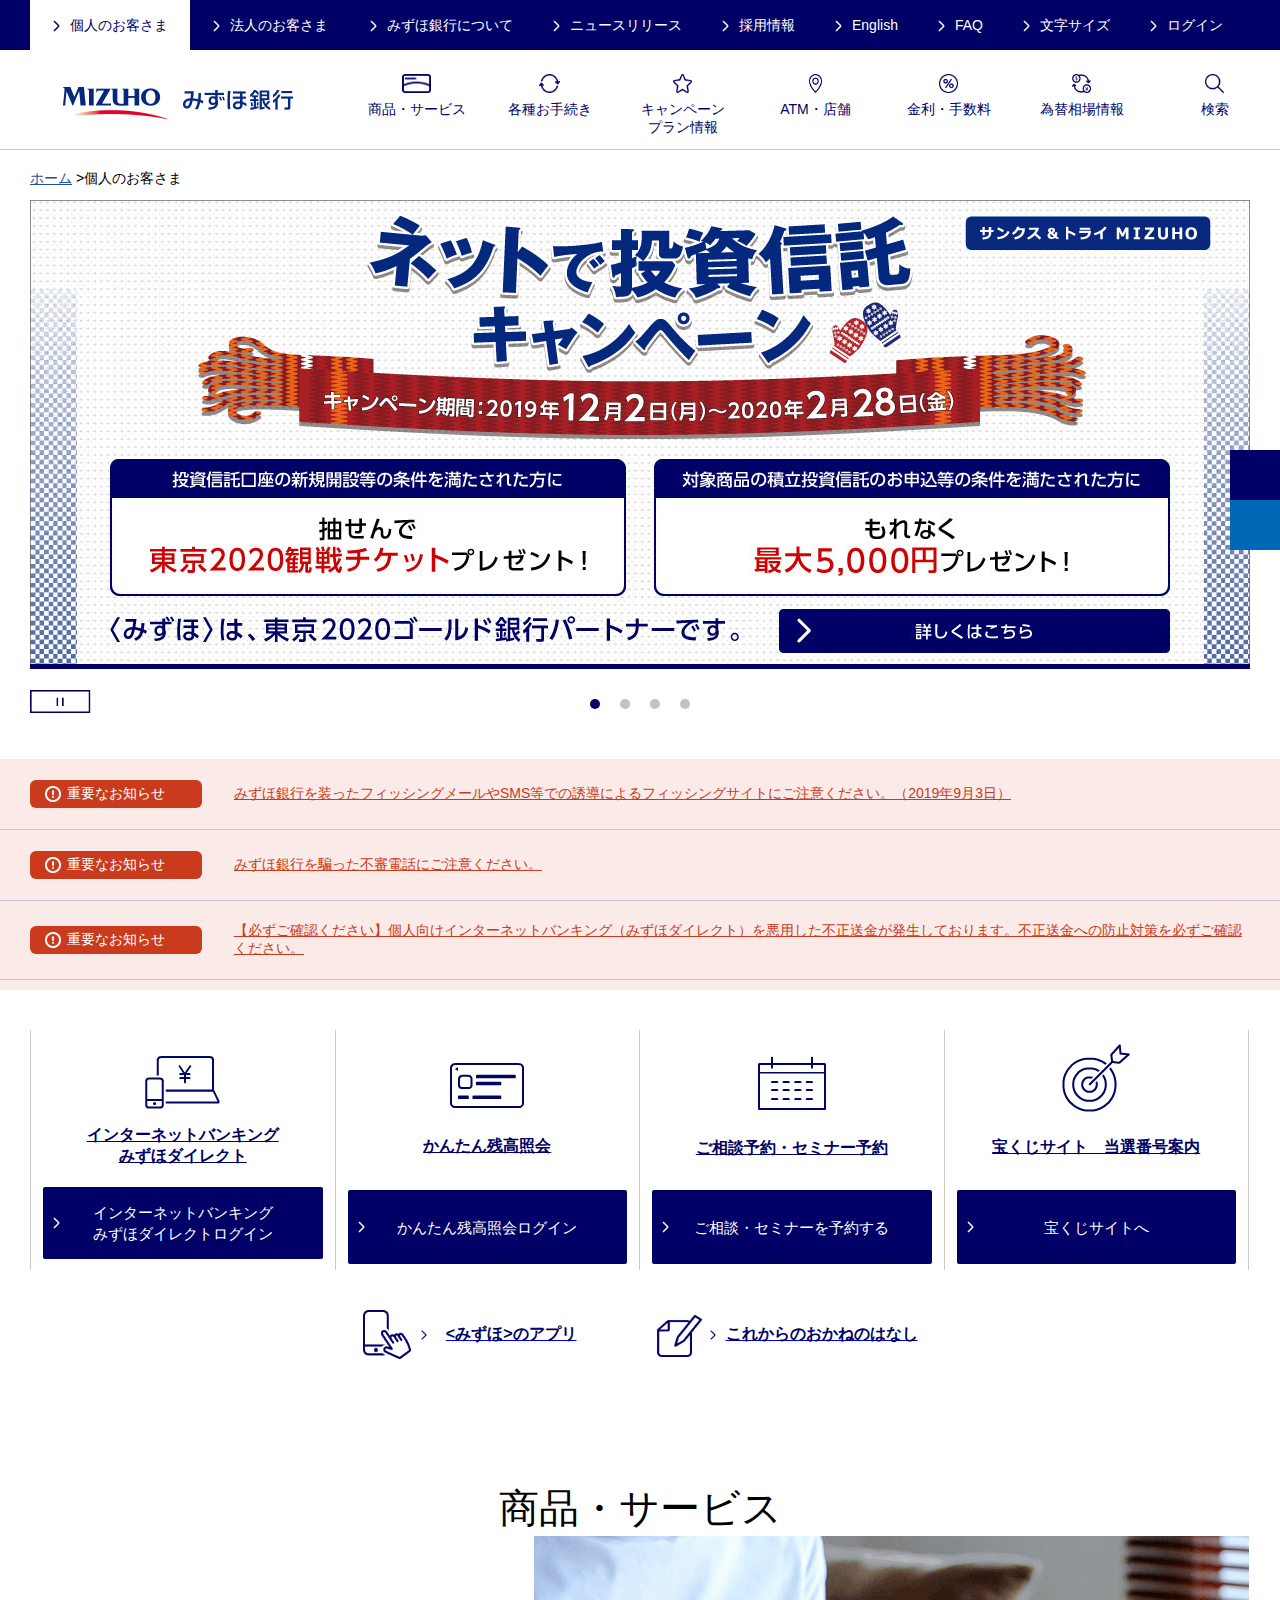
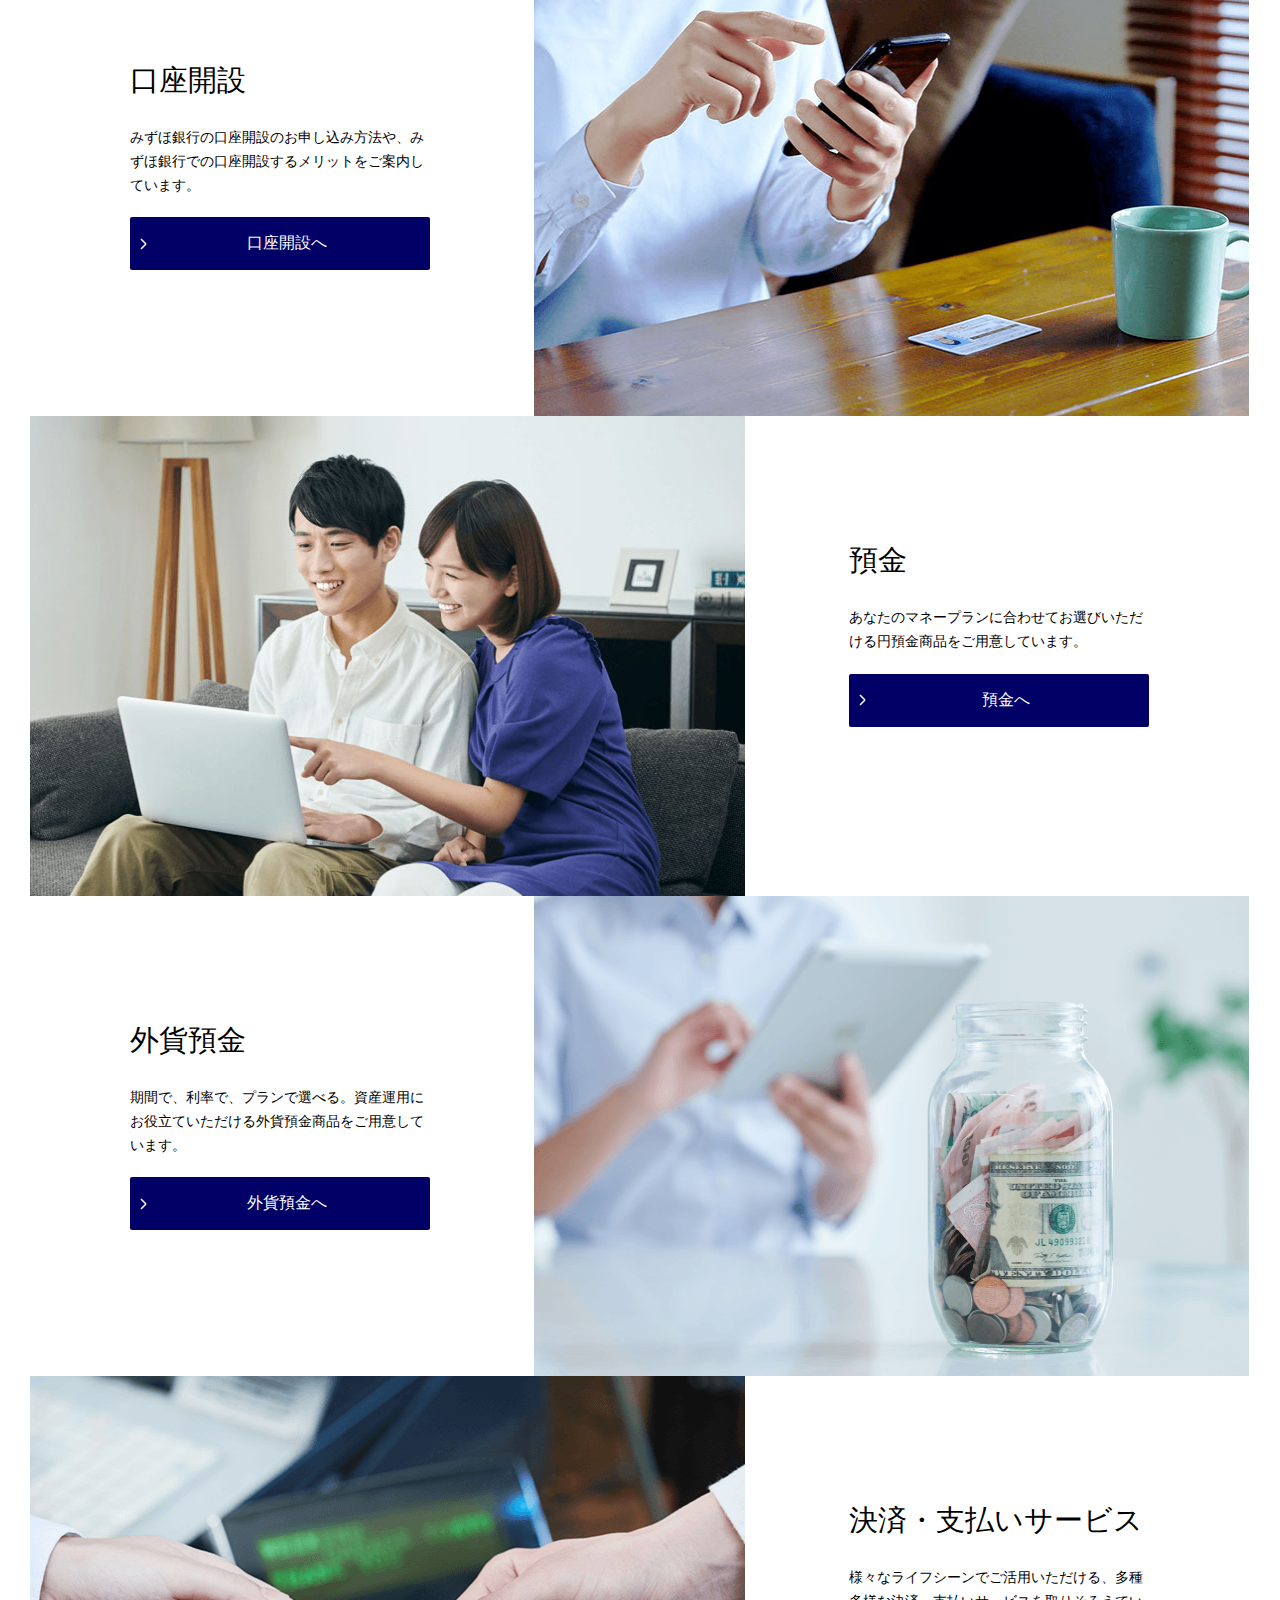
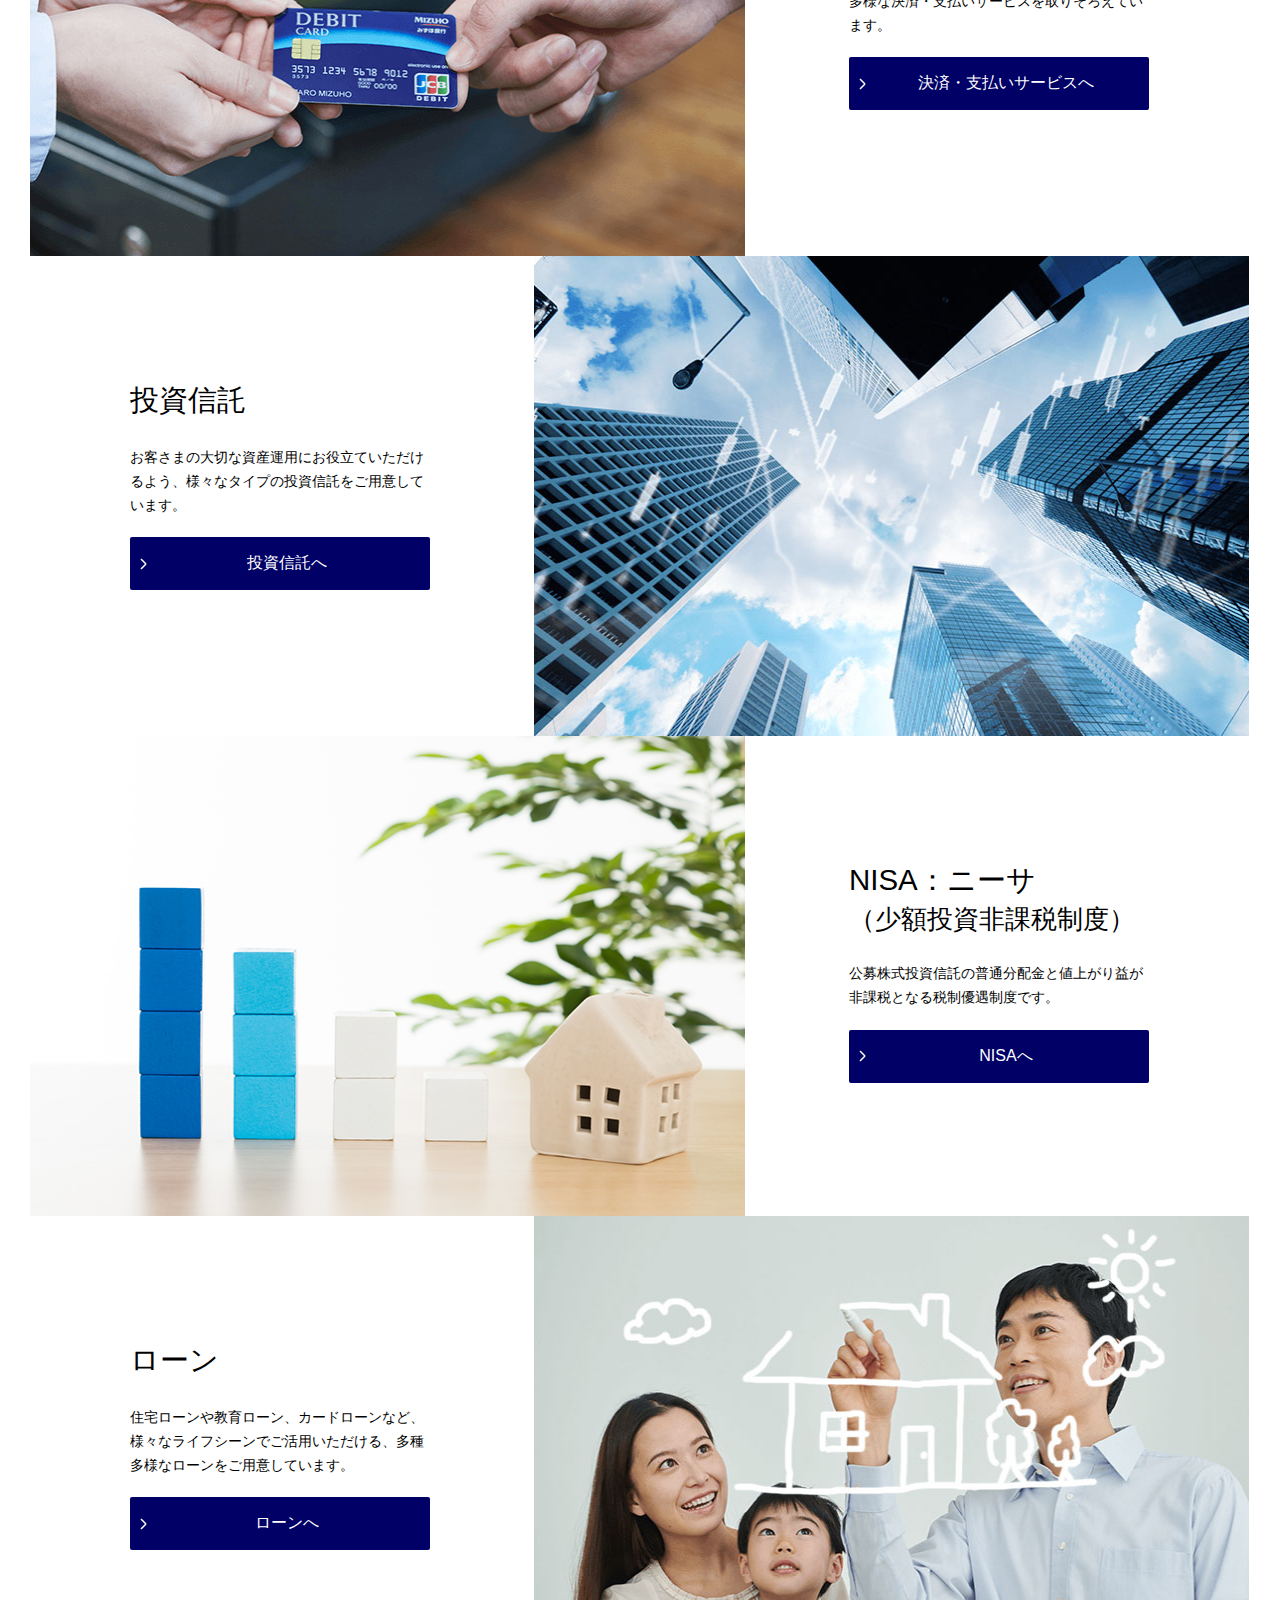
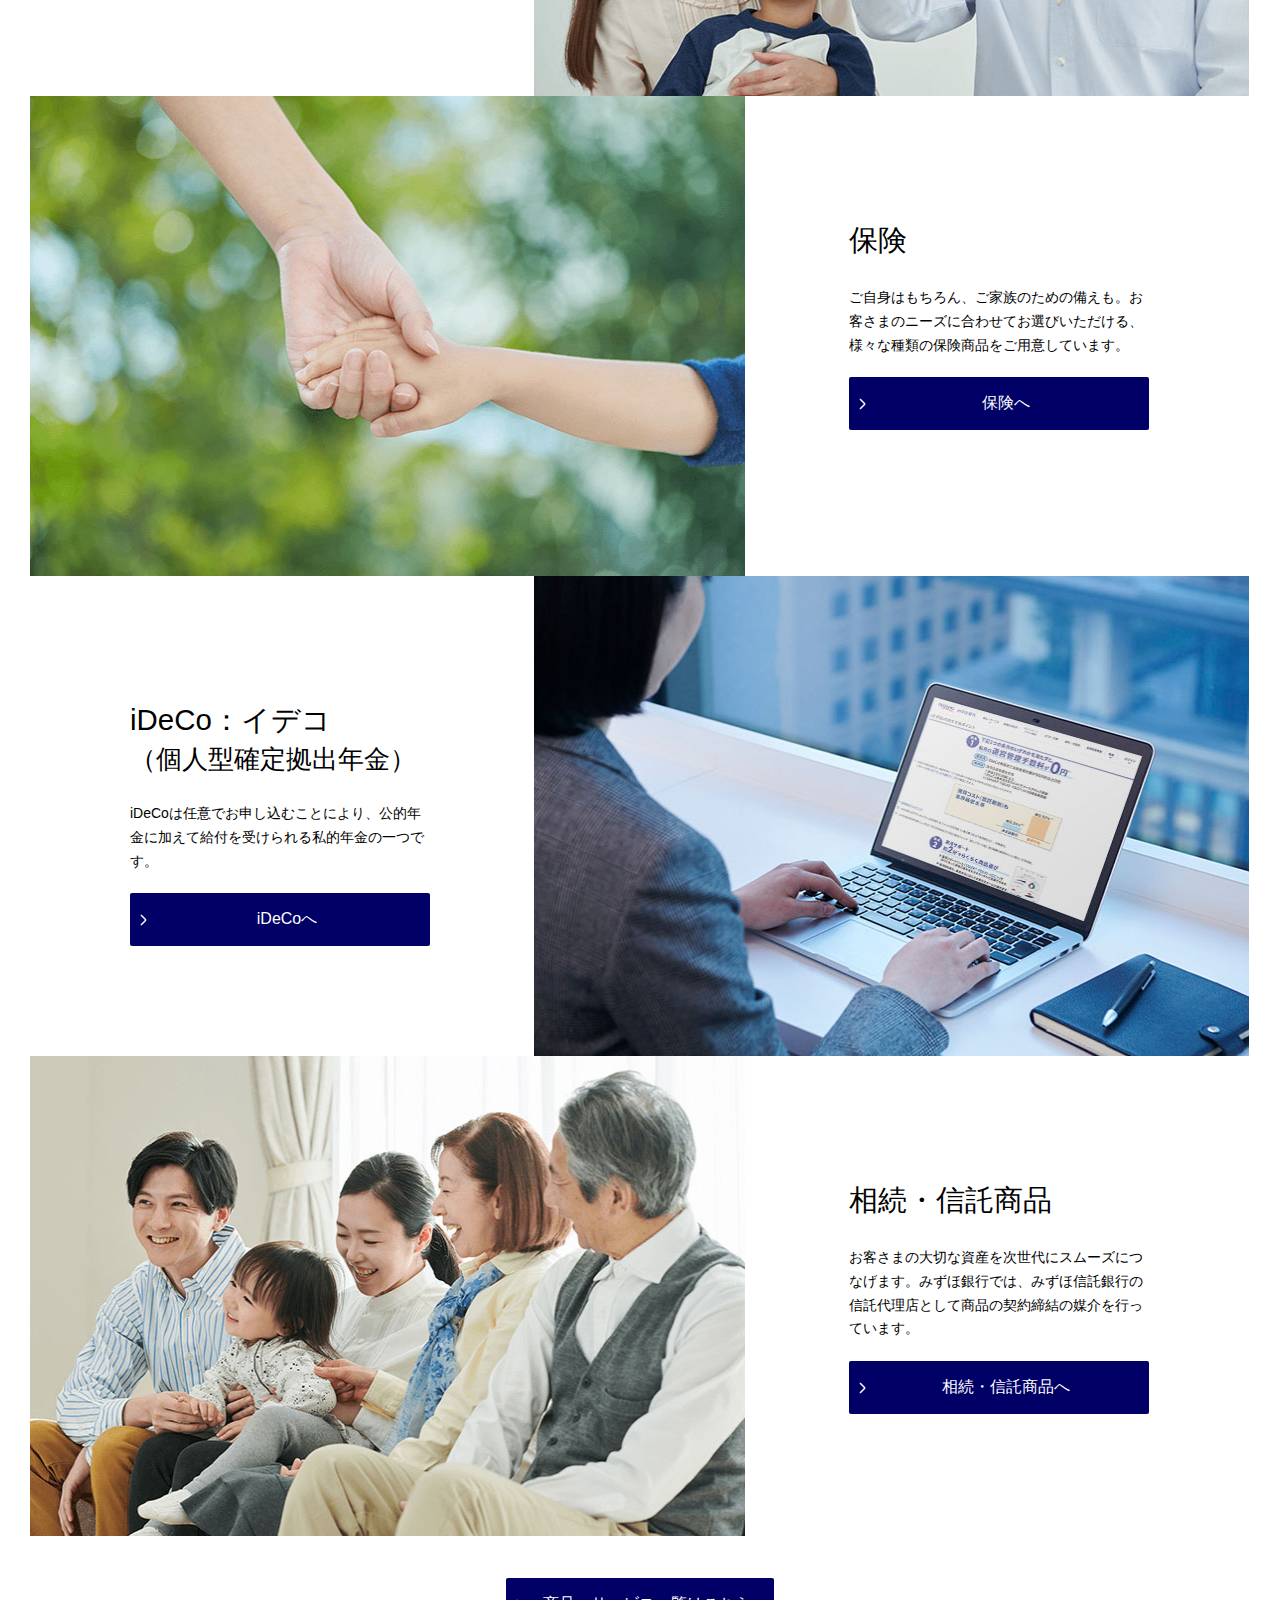
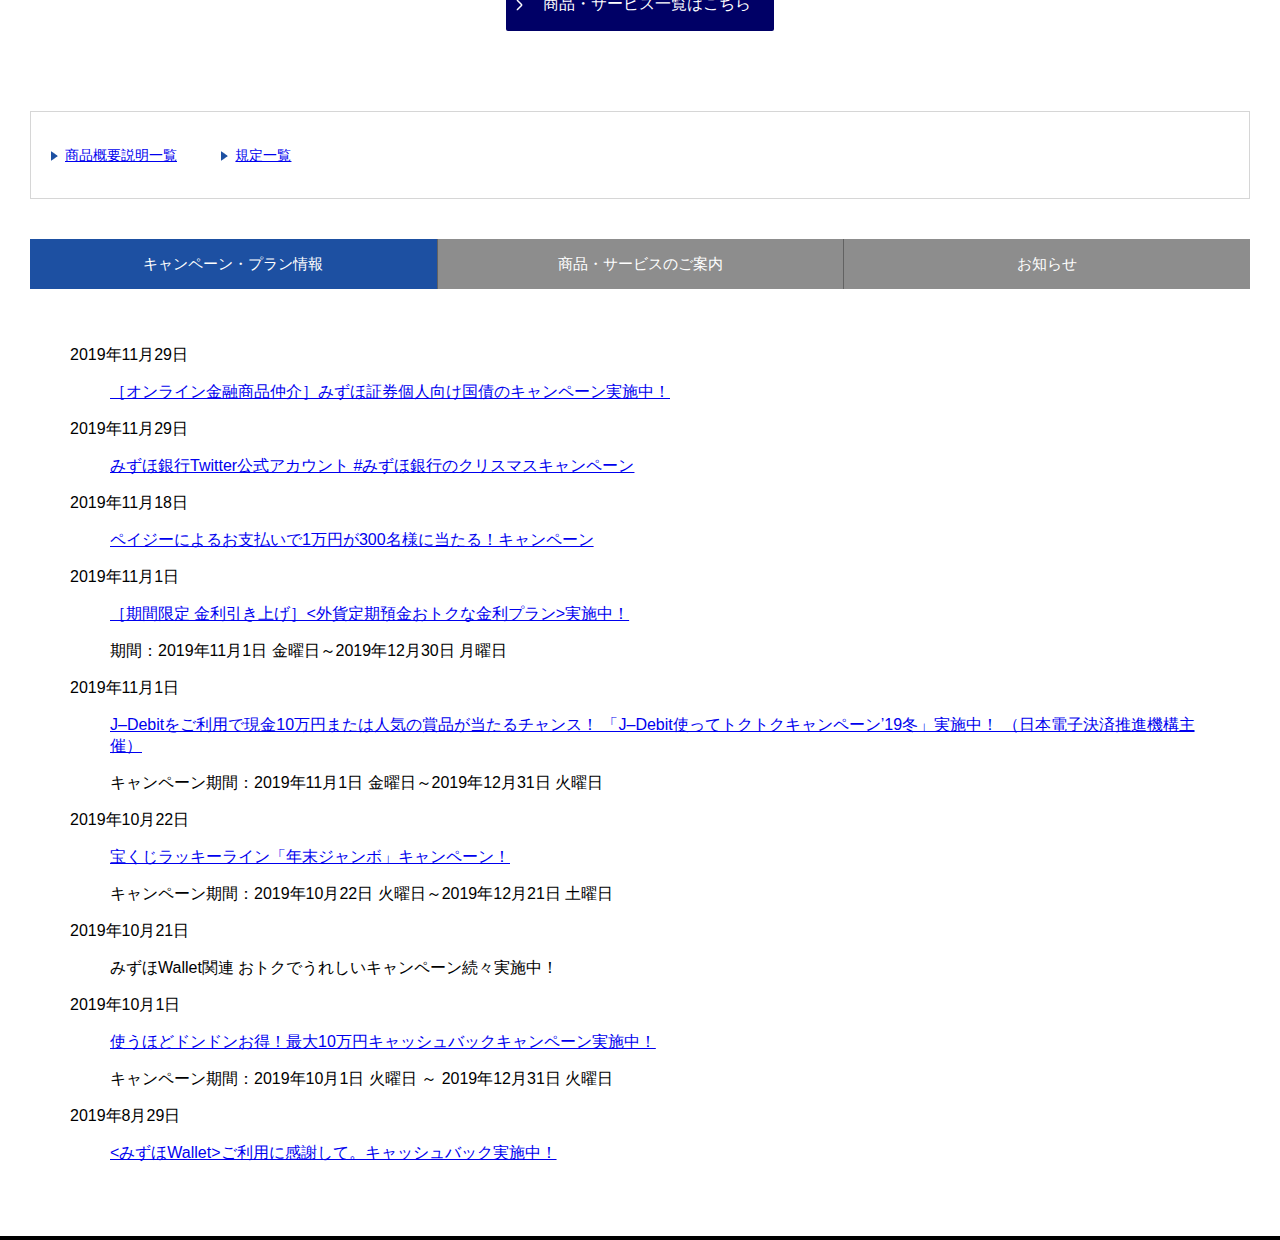
<file: common.html>
<!DOCTYPE html>
<html>

<head>
  <meta charset="utf-8">
  <title>個人のお客さま | みずほ銀行</title>
  <link href="css/style.css" rel="stylesheet" type="text/css">
</head>

<body>

  <!--headderはじまり-->
  <header>
    <div class="floating-menu-wrapper">
      <ul class="floating-menu">
        <li class="floating-menu-item floating-menu-chat">
          <a href="#">
            <span>チャットで質問</span>
          </a>
        </li>
        <li class="floating-menu-item floating-menu-help">
          <a href="#">
            <span>ヘルプ・お問い合わせ</span>
          </a>
        </li>
      </ul>
    </div>
    <div id="top-menu">
      <nav>
        <ul class="PC-customers">
          <li class="PC-customers-personal is-current"><a href="#">個人のお客さま</a></li>
          <li class="PC-customers-corporation"><a href="#">法人のお客さま</a></li>
        </ul>
        <ul class="PC-until">
          <li><a href="#">みずほ銀行について</a></li>
          <li><a href="#">ニュースリリース</a></li>
          <li><a href="#">採用情報</a></li>
          <li><a href="#">English</a></li>
          <li><a href="#">FAQ</a></li>
          <li><a href="#">文字サイズ</a></li>
          <li><a href="#">ログイン</a></li>
        </ul>
      </nav>

    </div>
    <div id="menu">
      <div class="header-logo">
        <a href="#">
          <img src="images\img_site-logo_01.png" alt="みずほ銀行">
        </a>
      </div>
      <ul class="headerPC-menu">
        <li>
          <img src="images\icon_card_05.png" alt="">
          商品・サービス
        </li>
        <li>
          <img src="images\icon_loop_03.png" alt="">
          各種お手続き
        </li>
        <li>
          <img src="images\icon_star_03.png" alt="">
          キャンペーン<br>プラン情報
        </li>
        <li>
          <img src="images\icon_pin_03.png" alt="">
          ATM・店舗
        </li>
        <li>
          <img src="images\icon_rate_03.png" alt="">
          金利・手数料
        </li>
        <li>
          <img src="images\icon_exchange_03.png" alt="">
          為替相場情報
        </li>
        <li>
          <img src="images\icon_loupe_03.png" alt="">
          検索
        </li>
      </ul>
    </div>
  </header>
  <div class="wraper">
    <div id="breadcrumb-top">
      <ul>
        <li>
          <a href="common.html">ホーム</a>
          <span>></span>
        </li>
        <li>個人のお客さま</li>
      </ul>
    </div>
    <div class="box-carousel">
      <div class="slides">
        <div class="slide">
          <img src="/images/img_mainvisual_01_pc.jpg" alt="">
        </div>
        <div class="slide">
          <img src="/images/img_mainvisual_02_pc.jpg" alt="">
        </div>
        <div class="slide">
          <img src="/images/img_mainvisual_03_pc (1).jpg" alt="">
        </div>
        <div class="slide">
          <img src="/images/img_mainvisual_05_pc.jpg" alt="">
        </div>
      </div>
    </div>
    <div id="line">
      <span class="expand"></span>
    </div>
    <div class="carousel-indicator">
      <ul class="carousel-indicator-items">
        <li onclick="setCurrent(1)" class="carousel-indicator-item is-current"></li>
        <li onclick="setCurrent(2)" class="carousel-indicator-item"></li>
        <li onclick="setCurrent(3)" class="carousel-indicator-item"></li>
        <li onclick="setCurrent(4)" class="carousel-indicator-item"></li>
      </ul>
    </div>
    <div class="carousel-controller">
      <button class="carousel-controller-button is-play" style="width: 61px;">
        <img class="carousel-controller-stop" src="/images/icon_slide-stop_01.png" alt="停止">
        <img class="carousel-controller-play" src="/images/icon_slide-play_01.png" alt="再生">
      </button>
    </div>
    <nav class="info">
      <ul class="important">
        <li class="important-01">
          <p class="important-text">
            重要なお知らせ
          </p>
          <p class="textInner-01 summary">
            みずほ銀行を装ったフィッシングメールやSMS等での誘導によるフィッシングサイトにご注意ください。（2019年9月3日）
          </p>
        </li>
        <li class="important-02">
          <p class="important-text">
            重要なお知らせ
          </p>
          <p class="textInner-02 summary">
            みずほ銀行を騙った不審電話にご注意ください。
          </p>
        </li>
        <li class="important-03">
          <p class="important-text">
            重要なお知らせ
          </p>
          <p class="textInner-03 summary">
            【必ずご確認ください】個人向けインターネットバンキング（みずほダイレクト）を悪用した不正送金が発生しております。不正送金への防止対策を必ずご確認ください。
          </p>
        </li>
      </ul>
    </nav>
    <div>
      <div class="flex nav-services">
        <a href="#">
          <div class="lyt-retail-top-01">
            <img class="lyt-retail-top-01-img01" src="images\icon_direct_01_pc.gif" alt="">
            <p class="lyt-retail-top-01-text">インターネットバンキング<br>みずほダイレクト</p>
            <div class="btn-lyt-retail-top">
              <p class="btn-lyt-retail-top-text padding-bank btn-margin01">インターネットバンキング<br>みずほダイレクトログイン</p>
            </div>
          </div>
        </a>
        <a href="#">
          <div class="lyt-retail-top-01">
            <img class="lyt-retail-top-01-img02" src="images\icon_balance_statement_01_pc.gif" alt="">
            <p class="lyt-retail-top-01-text text-margin02">かんたん残高照会</p>
            <div class="btn-lyt-retail-top">
              <p class="btn-lyt-retail-top-text padding-other btn-margin02">かんたん残高照会ログイン</p>
            </div>
          </div>
        </a>
        <a href="#">
          <div class="lyt-retail-top-01">
            <img class="lyt-retail-top-01-img03" src="images\icon_online_booking_01_pc.gif" alt="">
            <p class="lyt-retail-top-01-text text-margin02">ご相談予約・セミナー予約</p>
            <div class="btn-lyt-retail-top">
              <p class="btn-lyt-retail-top-text padding-other btn-margin03">ご相談・セミナーを予約する</p>
            </div>
          </div>
        </a>
        <a href="#">
          <div class="lyt-retail-top-01 border-right">
            <img class="lyt-retail-top-01-img04" src="images\icon_lottery_01_pc.gif" alt="">
            <p class="lyt-retail-top-01-text text-margin03">宝くじサイト　当選番号案内</p>
            <div class="btn-lyt-retail-top">
              <p class="btn-lyt-retail-top-text padding-other btn-margin04">宝くじサイトへ</p>
            </div>
          </div>
        </a>
      </div>
      <div class="flex nav-services2">
        <a href="#">
          <div class="lyt-retail-top-02 flex padding-right">
            <img class="lyt-retail-top-02-img01" src="/images/icon_app_01.png" alt="">
            <p class="p-width01">
              <みずほ>のアプリ
            </p>
          </div>
        </a>
        <a href="#">
          <div class="lyt-retail-top-02 flex padding-left">
            <img class="lyt-retail-top-02-img02" src="/images/icon_learn_01.png" alt="">
            <p class="p-width02">これからのおかねのはなし</p>
          </div>
        </a>
      </div>
    </div>
    <h1 class="h1Tit">商品・サービス</h1>
    <div class="article01">
      <div class="description">
        <div class="description-child">
          <h2>口座開設</h2>
          <p>みずほ銀行の口座開設のお申し込み方法や、みずほ銀行での口座開設するメリットをご案内しています。</p>
          <div class="btn-wrap">
            <a href="#">口座開設へ</a>
          </div>
        </div>
      </div>
      <img src="images\img_index_01.jpg" alt="">
    </div>
    <div class="article01">
      <img src="images\img_index_02.jpg" alt="">
      <div class="description">
        <div class="description-child">
          <h2>預金</h2>
          <p>あなたのマネープランに合わせてお選びいただける円預金商品をご用意しています。</p>
          <div class="btn-wrap">
            <a href="#">預金へ</a>
          </div>
        </div>
      </div>
    </div>
    <div class="article01">
      <div class="description">
        <div class="description-child">
          <h2>外貨預金</h2>
          <p>期間で、利率で、プランで選べる。資産運用にお役立ていただける外貨預金商品をご用意しています。</p>
          <div class="btn-wrap">
            <a href="#">外貨預金へ</a>
          </div>
        </div>
      </div>
      <img src="images\img_index_03.png" alt="">
    </div>
    <div class="article01">
      <img src="images\img_index_04.png" alt="">
      <div class="description">
        <div class="description-child">
          <h2>決済・支払いサービス</h2>
          <p>様々なライフシーンでご活用いただける、多種多様な決済・支払いサービスを取りそろえています。</p>
          <div class="btn-wrap">
            <a href="#">決済・支払いサービスへ</a>
          </div>
        </div>
      </div>
    </div>
    <div class="article01">
      <div class="description">
        <div class="description-child">
          <h2>投資信託</h2>
          <p>お客さまの大切な資産運用にお役立ていただけるよう、様々なタイプの投資信託をご用意しています。</p>
          <div class="btn-wrap">
            <a href="#">投資信託へ</a>
          </div>
        </div>
      </div>
      <img src="images\img_index_05.jpg" alt="">
    </div>
    <div class="article01">
      <img src="images\img_index_10.jpg" alt="">
      <div class="description">
        <div class="description-child">
          <h2>NISA：ニーサ<br><span class="fontSS">（少額投資非課税制度）</span></h2>
          <p>公募株式投資信託の普通分配金と値上がり益が非課税となる税制優遇制度です。</p>
          <div class="btn-wrap">
            <a href="#">NISAへ</a>
          </div>
        </div>
      </div>
    </div>
    <div class="article01">
      <div class="description">
        <div class="description-child">
          <h2>ローン</h2>
          <p>住宅ローンや教育ローン、カードローンなど、様々なライフシーンでご活用いただける、多種多様なローンをご用意しています。</p>
          <div class="btn-wrap">
            <a href="#">ローンへ</a>
          </div>
        </div>
      </div>
      <img src="images\img_index_06.jpg" alt="">
    </div>
    <div class="article01">
      <img src="images\img_index_07.jpg" alt="">
      <div class="description">
        <div class="description-child">
          <h2>保険</h2>
          <p>ご自身はもちろん、ご家族のための備えも。お客さまのニーズに合わせてお選びいただける、様々な種類の保険商品をご用意しています。</p>
          <div class="btn-wrap">
            <a href="#">保険へ</a>
          </div>
        </div>
      </div>
    </div>
    <div class="article01">
      <div class="description">
        <div class="description-child">
          <h2>iDeCo：イデコ<br><span class="fontSS">（個人型確定拠出年金）</span></h2>
          <p>iDeCoは任意でお申し込むことにより、公的年金に加えて給付を受けられる私的年金の一つです。</p>
          <div class="btn-wrap">
            <a href="#">iDeCoへ</a>
          </div>
        </div>
      </div>
      <img src="images\img_index_08.jpg" alt="">
    </div>
    <div class="article01">
      <img src="images\img_index_09.jpg" alt="">
      <div class="description">
        <div class="description-child">
          <h2>相続・信託商品</h2>
          <p>お客さまの大切な資産を次世代にスムーズにつなげます。みずほ銀行では、みずほ信託銀行の信託代理店として商品の契約締結の媒介を行っています。</p>
          <div class="btn-wrap">
            <a href="#">相続・信託商品へ</a>
          </div>
        </div>
      </div>
    </div>
    <div class="lyt-retail-box-btn">
      <div class="btnRound">
        <a href="#">商品・サービス一覧はこちら</a>
      </div>
    </div>
    <div class="section-box">
      <ul class="listNav">
        <li>
          <a href="#">商品概要説明一覧</a>
        </li>
        <li>
          <a href="#">規定一覧</a>
        </li>
      </ul>
    </div>
    <div class="tabs">
      <input id="all" type="radio" name="tab_item" checked>
      <label class="tab_item" for="all">キャンペーン・プラン情報</label>
      <input id="goods-service" type="radio" name="tab_item">
      <label class="tab_item" for="goods-service">商品・サービスのご案内</label>
      <input id="notice" type="radio" name="tab_item">
      <label class="tab_item" for="notice">お知らせ</label>
      <div class="tab_content" id="all_content">
        <div class="tab_content_description">
          <dl class="c-txtsp">
            <dt>
              <p>2019年11月29日</p>
            </dt>
            <dd>
              <p class="cpnTit">
                <a href="#">［オンライン金融商品仲介］みずほ証券個人向け国債のキャンペーン実施中！</a>
              </p>
              <p class="cpnPeriod"></p>
            </dd>
            <dt>
              <p>2019年11月29日</p>
            </dt>
            <dd>
              <p class="cpnTit">
                <a href="#">みずほ銀行Twitter公式アカウント #みずほ銀行のクリスマスキャンペーン</a>
              </p>
              <p class="cpnPeriod"></p>
            </dd>
            <dt>
              <p>2019年11月18日</p>
            </dt>
            <dd>
              <p class="cpnTit">
                <a href="#">ペイジーによるお支払いで1万円が300名様に当たる！キャンペーン</a>
              </p>
              <p class="cpnPeriod"></p>
            </dd>
            <dt>
              <p>2019年11月1日</p>
            </dt>
            <dd>
              <p class="cpnTit">
                <a href="#">［期間限定 金利引き上げ］<外貨定期預金おトクな金利プラン>実施中！</a>
              </p>
              <p class="cpnPeriod">期間：2019年11月1日 金曜日～2019年12月30日 月曜日</p>
            </dd>
            <dt>
              <p>2019年11月1日</p>
            </dt>
            <dd>
              <p class="cpnTit">
                <a href="#">J–Debitをご利用で現金10万円または人気の賞品が当たるチャンス！ 「J–Debit使ってトクトクキャンペーン’19冬」実施中！ （日本電子決済推進機構主催）</a>
              </p>
              <p class="cpnPeriod">キャンペーン期間：2019年11月1日 金曜日～2019年12月31日 火曜日</p>
            </dd>
            <dt>
              <p>2019年10月22日</p>
            </dt>
            <dd>
              <p class="cpnTit">
                <a href="#">宝くじラッキーライン「年末ジャンボ」キャンペーン！</a>
              </p>
              <p class="cpnPeriod">キャンペーン期間：2019年10月22日 火曜日～2019年12月21日 土曜日</p>
            </dd>
            <dt>
              <p>2019年10月21日</p>
            </dt>
            <dd>
              <p class="cpnTit">みずほWallet関連 おトクでうれしいキャンペーン続々実施中！</p>
              <p class="cpnPeriod"></p>
            </dd>
            <dt>
              <p>2019年10月1日</p>
            </dt>
            <dd>
              <p class="cpnTit">
                <a href="#">使うほどドンドンお得！最大10万円キャッシュバックキャンペーン実施中！</a>
              </p>
              <p class="cpnPeriod">キャンペーン期間：2019年10月1日 火曜日 ～ 2019年12月31日 火曜日</p>
            </dd>
            <dt>
              <p>2019年8月29日</p>
            </dt>
            <dd>
              <p class="cpnTit">
                <a href="#">
                  <みずほWallet>ご利用に感謝して。キャッシュバック実施中！
                </a>
              </p>
              <p class="cpnPeriod"></p>
            </dd>
          </dl>
        </div>
      </div>
      <div class="tab_content" id="goods-service_content">
        <div class="tab_content_description">
          <dl class="c-txtsp">
            <dt>2019年11月5日</dt>
            <dd>
              投資信託新商品の取扱を開始しました。<br>「One国際分散投資戦略ファンド
              <br>
              <span>
                <a href="#">（目標リスク4％）（愛称：THE GRiPS 4％）</a>
              </span>
              /
              <br>
              <span>
                <a href="#">（目標リスク6％）（愛称：THE GRiPS 6％）</a>
              </span>
              /
              <br>
              <span>
                <a href="#">（目標リスク8％）（愛称：THE GRiPS 8％）</a>
              </span>
              」
            </dd>
            <dt>2019年11月5日</dt>
            <dd>
              <a href="#">〔投資信託〕2019年度 定期システムメンテナンスに伴う、一部サービス停止のお知らせ</a>
            </dd>
            <dt>2019年10月28日</dt>
            <dd>
              <a href="#">みずほダイレクト［インターネットバンキング］投資信託メニューがリニューアルしました。</a>
            </dd>
            <dt>2019年10月8日</dt>
            <dd>
              <a href="#">2020年3月1日（2020年1月31日のお取引条件判定）より、みずほマイレージクラブのサービス内容を変更させていただきます。</a>
            </dd>
            <dt>2019年9月30日</dt>
            <dd>
              <a href="#">［みずほ銀行キャッシュレスサービス］みずほ銀行のキャッシュレスサービスを早分かり！</a>
            </dd>
            <dt>2019年8月29日</dt>
            <dd>
              <a href="#">［みずほWallet for iOS］口座直結でお支払いできるスマホデビットサービス開始！ 本サービスにともないみずほWallet for Android、for
                iOSの規定の一部を変更いたしました。</a>
            </dd>
            <dt>2019年6月7日</dt>
            <dd>
              投資信託新商品の取扱を開始しました。<br>「グローバル・ハイクオリティ成長株式ファンド（愛称：未来の世界）
              <br>
              <span><a href="#">（限定為替ヘッジ）</a></span>
              /
              <span><a href="#">（為替ヘッジなし）</a></span>
              <br>
              グローバル・ハイクオリティ成長株式ファンド（年2回決算型）（愛称：未来の世界（年2回決算型））
              <br>
              <span><a href="#">（限定為替ヘッジ）</a></span>
              /
              <span><a href="#">（為替ヘッジなし）</a></span>
            </dd>
            <dt>2019年5月29日</dt>
            <dd>
              投資信託新商品の取扱を開始しました。
              <br>
              「<span><a href="#">One NYダウ・インデックス・ファンド</a></span>」
            </dd>
            <dt>2019年2月14日</dt>
            <dd>
              <a href="#">モーニングスターアワード"ファンド オブ ザ イヤー 2018"みずほ銀行取扱の3ファンドが受賞！</a>
            </dd>
            <dt>2018年4月2日</dt>
            <dd>
              <a href="#">2018年4月末判定より、J.Score（個人向けレンディングサービスを提供）のスコア取得等がみずほマイレージクラブ「うれしい特典」のお取引条件に加わりました！</a>
            </dd>
          </dl>
        </div>
      </div>
      <div class="tab_content" id="notice_content">
        <div class="tab_content_description">
          <dl class="c-txtsp">
            <dt>2019年11月20日</dt>
            <dd>
              <a href="#">2019年度 年末年始の営業のご案内</a>
            </dd>
            <dt>2019年11月19日</dt>
            <dd>
              <span>
                <a href="#">管理会社による公告の掲載について（アルゼンチン共和国円建て債券）（お知らせ）（PDF/403KB）</a>
              </span>
            </dd>
            <dt>2019年11月12日</dt>
            <dd>
              <a href="#">『店舗統合・移転のお知らせ』に追加しました。</a>
              <br>
              移転実施日：2020年6月22日 月曜日 品川区役所出張所
            </dd>
            <dt>2019年11月1日</dt>
            <dd>
              <a href="#">みずほ銀行は「ウォームビズ」を実施しています。</a>
            </dd>
            <dt>2019年10月31日</dt>
            <dd>
              <span>
                <a href="#">アルゼンチン共和国を控訴人とする訴訟の控訴審判決について（お知らせ）（PDF/1,776KB）</a>
              </span>
            </dd>
            <dt>2019年10月30日</dt>
            <dd>
              <a href="#">みずほダイレクト［テレホンバンキング］オペレーターサービス廃止について</a>
            </dd>
            <dt>2019年10月28日</dt>
            <dd>
              <a href="#">令和元年台風第19号災害に対する義援金口座のご案内</a>
            </dd>
            <dt>2019年10月8日</dt>
            <dd>
              <a href="#">ATM・みずほダイレクト［テレホンバンキング］の振込手数料の一部改定について</a>
            </dd>
            <dt>2019年10月8日</dt>
            <dd>
              <a href="#">外貨両替の店舗受付停止について</a>
            </dd>
            <dt>2019年10月8日</dt>
            <dd>
              <a href="#">郵送による各種ご案内の終了について（個人のお客さま）</a>
            </dd>
          </dl>
        </div>
      </div>
    </div>
    <p class="alnCenter"></p>
    <div class="content bg-gray">

    </div>
    <div class="download bg-gray">

    </div>
    <footer>
      <div>

      </div>
    </footer>
  </div>
  <script>
    var slides = document.getElementsByClassName("slide");
    var index = 0;
    const delay = 5000;
    const imageWidth = 1220;
    function setCurrent(_index) {
      // index番号は0から始まるのでここで1引いています
      index = _index - 1　
      document.querySelector("div.carousel-indicator > ul > li.carousel-indicator-item.is-current").classList.remove("is-current")
      document.querySelector(`div.carousel-indicator > ul > li.carousel-indicator-item:nth-child(${_index})`).classList.add("is-current")
      // const slides = document.querySelector("body > div > div.box-carousel > div")
      slides[0].style.marginLeft = "-" + (_index - 1) * imageWidth + "px";
    }

    function goRight() {
    if(index == slides.length -1) index = 0;
    else index++;

    slides[0].style.marginLeft = "-" + index * imageWidth + "px";
    document.querySelector("#line span").classList.remove("expand")
    document.querySelector("#line span").offsetWidth;//アニメ-ショーンをリスタートさせるために必要
    document.querySelector("#line span").classList.add("expand")
    document.querySelector("div.carousel-indicator > ul > li.carousel-indicator-item.is-current").classList.remove("is-current")
    document.querySelector(`div.carousel-indicator > ul > li.carousel-indicator-item:nth-child(${index+1})`).classList.add("is-current")
    setTimeout(goRight,delay)
  }
    //for auto Navigation
    setTimeout(goRight,delay)//1000 = 1s
  </script>
</body>

</html>
</file>
<file: css/style.css>
.bg-gray {
  background-color: gray;
  border: 1px solid black;
}
#top-menu {
  height: 50px;
}
#menu {
  height: 99px;
}
#breadcrumb-top {
  height: 30px;
}

body {
  margin: 0;
  font-family: "Droid Sans","ヒラギノ角ゴ ProN W3", "Hiragino Kaku Gothic ProN", "メイリオ", Meiryo, Roboto, Verdana, sans-serif;
}

h1,h2,h3,h4,h5,h6 {
  font-weight: normal;
}

/*商品・サービス*/

.h1Tit {
  font-size: 2.5em;
  text-align: center;
  margin: 0;
}

.description-child h2 {
  font-size: 1.84em;
  font-weight: 200;
  margin: 0 0 25px 0;
}

.description-child p {
  margin: 0;
  width: 300px;
  font-size: 14px;
  line-height: 1.7;
}

.article01 {
  height: 480px;
  padding: 0 30px 0 30px;
}

.description {
  height: 480px;
  width: 500px;
  display: inline-block;
  vertical-align: top;
  margin: 0 auto;
}

.article01 img {
  width: 714.5px;
  height: 100%;
}

.description-child {
  width: 300px;
  margin: auto;
  margin-top: 25%;
}

.fontSS {
  font-size: 0.9em;
}

.btn-wrap a {
  background: #006 url(/images/icon_arrow-right_03.png) no-repeat 10px 50%;
  color: #ffffff;
  width: 240px;
  height: 23px;
  display: block;
  text-align: center;
  margin-top: 20px;
  text-decoration: none;
  padding: 16px 23px 14px 37px;
  border-radius: 2px;
}

.btn-wrap a:hover {
  color: #006;
  background-color: #aeb8de;
  background-image: url(/images/icon_arrow-right_02.png);
  background-repeat: no-repeat;
  background-position: 10px 50%;
}

.lyt-retail-box-btn {
  margin: 42px 30px;
}

.btnRound a{
  text-decoration: none;
  display: block;
  height: 23px;
  width: 208px;
  margin: 0 auto;
  text-align: center;
  padding: 16px 23px 14px 37px;
  background: #006 url(/images/icon_arrow-right_03.png) no-repeat 10px 50%;
  color: #ffffff;
  border-radius: 2px;
}

.btnRound a:hover {
  color: #006;
  background: #aeb8de url(/images/icon_arrow-right_02.png) no-repeat 10px 50%;
}

/*headder top はじまり*/

#top-menu nav ul {
  list-style: none;
  display: flex;
  margin: 0;
}

#top-menu nav {
  display: flex;
  width: 1220px;
  padding: 0 30px 0 30px;
}

#top-menu {
  background-color: #006;
  font-size: 14px;
}

#top-menu a {
  color: white;
  text-decoration: none;
  display: block;
  padding-top: 9px;
  height: 41px;
}

#top-menu  a::before {
  background-image: url(/images/icon_arrow-right_03.png);
  background-repeat: no-repeat;
  display: inline-block;
  width: 17px;
  height: 12px;
  content: '';
  vertical-align: middle;
}

#top-menu .PC-customers a:hover {
  background-color: white;
  color: #006;
}

#top-menu nav ul li {
  text-align: center;
  background-color: #006;
  line-height: 32px;
  
}

.PC-until li {
  padding: 0 20px;
  display: flex;
  margin: 0;
}

.PC-until {
  padding: 0;
}

.PC-customers a {
  width: 160px;
}

.PC-customers {
  height: 50px;
  padding: 0;
}

#top-menu nav ul li.is-current a{
  color: #006;
  background-color: #ffffff;
}

#top-menu nav ul li.is-current a::before {
  background-image: url(/images/icon_arrow-right_02.png);
}

/*headder top 終わり*/

.headerPC-menu {
  list-style: none;
  display: flex;
  padding: 0;
  margin: 0 30px 0 0;
}
.headerPC-menu li {
  width: 133px;
  text-align: center;
  display: table-cell;
  vertical-align: bottom;
  height: 84px;
  font-size: 14px;
  padding-top: 16px;
}
#menu {
  display: flex;
  justify-content: space-between;
  color: #006;
  border-bottom: 1px solid #c7c2d5;
}
.headerPC-menu li img {
  height: 22.5%;
  width: auto;
  display: block;
  margin: 8px auto;
}
.header-logo img {
  height: 32px;
  width: 237px;
  padding: 37px 57px 31px 26px;
  display: block;
  margin-left: 30px;
}

/*breadcrumb-top*/

#breadcrumb-top ul {
  list-style: none;
  display: flex;
  font-size: 14px;
  padding-left: 30px;
  margin: 20px 0 10px 0;
}

#breadcrumb-top a {
  color: #1d50a2;
}

/*box-carousel*/
.box-carousel {
  overflow: hidden;
  width: 1220px;
  margin: 0 auto;
}

.slides{
  display: flex;
}

.slide {
  transition: 0.6s;
}
/*info*/
.info ul {
  list-style: none;
  padding: 0;
  font-size: 14px;
  height: 231px;
  background-color: #faebe8;
  margin: 0;
}

.info li {
  border-bottom: 1px solid #c7c2d5;
  padding: 21px 30px;
}

.info p {
  margin: 0;
  display: inline-block;
  color: #ca3a1c;
  vertical-align: middle;
}

.info .important .important-text {
  width: 172px;
  background: #ca3a1c url(/images/icon_important_info_01.png) no-repeat 15px 50%;
  color: #ffffff;
  text-align: center;
  margin-right: 28px;
  padding: 5px 0;
  border-radius: 6px;
}

.textInner-03 {
  word-break: break-all;
  width: 1008px;
}

.summary {
  text-decoration: underline #ca3a1c;
}

/*navリンク*/

.lyt-retail-top-01 {
  height: 234px;
  width: 279.5px;
  border-left: 1px #cfcabf solid;
  padding: 6px 12px 0 12px;
}

.flex {
  display: flex;
}

.lyt-retail-top-01 img {
  display: block;
}

.lyt-retail-top-01 .lyt-retail-top-01-img01,.lyt-retail-top-01-img03{
  margin: 20px auto 0 auto;
}

.lyt-retail-top-01 .lyt-retail-top-01-img02 {
  margin: 27px auto 0 auto;
}

.lyt-retail-top-01 .lyt-retail-top-01-img04 {
  margin: 8px auto 0 auto;
}

.lyt-retail-top-01 .lyt-retail-top-01-text {
  text-align: center;
  font-weight: 700;
  color: #000166;
  text-decoration: underline;
}

.text-margin01 {
  margin: 18px 0 0 0;
}

.text-margin02 {
  margin: 28px 0 0 0;
}

.text-margin03 {
  margin: 25px 0 0 0;
}

.lyt-retail-top-01 .btn-lyt-retail-top-text {
  text-align: center;
  background: #006 url(/images/icon_arrow-right_03.png) no-repeat 10px 50%;
  color: #ffffff;
  border-radius: 2px;
  font-size: 0.96em;

}

.padding-bank {
  padding: 16px 11.5px 14px 11.5px;
}

.padding-other {
  padding: 27.5px 11.5px 25.5px 11.5px;
}

.btn-margin01 {
  margin: 20px 0 0 0;
}

.btn-margin02 {
  margin: 33px 0 0 0;
}

.btn-margin03 {
  margin: 31px 0 0 0;
}

.btn-margin04 {
  margin: 32px 0 0 0;
}

.nav-services {
  padding: 0 30px;
  margin-top: 40px;
}

.nav-services a {
  text-decoration: none;
}

.nav-services a:hover .btn-lyt-retail-top-text {
  background-color: #aeb8de;
  color: #006;
}

.nav-services a:hover .lyt-retail-top-01-text {
  text-decoration: none;
}

.border-right {
  border-right: 1px #cfcabf solid;
}

.nav-services2 {
  margin: 40px 0 120px 0;
  padding: 0 30px;
  justify-content: center;
  align-items: center;
}

.lyt-retail-top-02 {
  vertical-align: middle;
}


.lyt-retail-top-02-img01 {
  display: block;
  height: 51px;
  width: 50px;
}

.lyt-retail-top-02-img02 {
  display: block;
  height: 42px;
  width: 45px;
}

.lyt-retail-top-02 p {
  margin: auto;
  font-weight: 700;
  color: #000166;
  height: 24px;
  text-align: right;
  background: url(/images/icon_arrow-right_01.png) no-repeat 8px 50%;
  background-size: 6px ;
}

.p-width01 {
  width: 164px;
}

.p-width02 {
  width: 216px;
}

.padding-right {
  padding-right: 40px;
}

.padding-left {
  padding-left: 40px;
}
/*????????*/
.nav-services2 a:hover {
  text-decoration: none;
}

/*section-box*/

.section-box {
  width: 1220px;
  margin: 80px 0 40px 0;
  padding: 0 30px;
}

.listNav {
  list-style: none;
  padding: 33.5px 20px;
  border: 1px solid #d6d6d6;
  margin: 0;
}

.listNav li {
  display: inline-block;
  margin-right: 40px;
  padding-left: 14px;
  background: url(/images/icon_arrow-right_04.png) no-repeat 0;
  font-size: 14px;
  color: #1d50a2;
}

.section-box .listNav a:hover {
  text-decoration: none;
}

/*floating-menu*/
.floating-menu {
  margin: 0;
  padding: 0;
}

.floating-menu-item {
  position: absolute;
  white-space: nowrap;
}

.floating-menu-wrapper li {
  list-style: none;
}

.floating-menu-wrapper a {
  text-decoration: none;
  font-size: 14px;
  color: #ffffff;
  display: inline-block;
  padding-right: 18px;
}

.floating-menu-wrapper {
  position: fixed;
  top: 50%;
  right: 0;
  height: 100px;
}

.floating-menu-chat a {
  background-color: #006;
}

.floating-menu-help a{
  background-color: #0068b7;
}

.floating-menu span {
  padding-left: 18px;
  background: url(https://github.com/hokuro-jump/mizuho/blob/master/images/icon_arrow-right_03.png?raw=true) no-repeat 0 50%;
}

.floating-menu-chat a:before {
  background: url(https://github.com/hokuro-jump/mizuho/blob/master/images/icon_balloon_01.png?raw=true) no-repeat 50% 50%;
}

.floating-menu-help a:before {
  background: url(https://github.com/hokuro-jump/mizuho/blob/master/images/icon_question_01.png?raw=true) no-repeat 50% 50%;
}

.floating-menu a:before {
  display: inline-block;
  width: 50px;
  height: 50px;
  content: '';
  vertical-align: middle;
}
.floating-menu-chat {
  max-width: 50px;
  transition: max-width .36s ease .12s;
  right: 0;
}

.floating-menu-help {
  top: 50%;
  right: 0;
  max-width: 50px;
  transition: max-width .36s ease .12s;
}

.floating-menu-chat:hover {
  max-width: 400px;
}

.floating-menu-help:hover{
  max-width: 400px;
}

.floating-menu-chat a:hover {
  color: #006;
  background-color: #aeb8de;
}

.floating-menu-chat a:hover span {
  background-image: url(https://github.com/hokuro-jump/mizuho/blob/master/images/icon_arrow-right_02.png?raw=true)
}

.floating-menu-chat a:hover:before {
  background-image: url(https://github.com/hokuro-jump/mizuho/blob/master/images/icon_balloon_02.png?raw=true);
}

.floating-menu-help a:hover {
  background-color: #329dd7;
}
/*tabs*/
/*タブ切り替え全体のスタイル*/
.tabs {
  padding-bottom: 40px;
  background-color: #fff;
  width: 1220px;
  margin: 0 auto;
}

/*タブのスタイル*/
.tab_item {
  width: calc(100%/3);
  box-sizing: border-box;
  border-left: 1px solid #626262;
  height: 50px;
  background-color: #8d8d8d;
  line-height: 50px;
  font-size: 15.4px;
  color: #ffffff;
  display: block;
  float: left;
  text-align: center;
  transition: all 0.2s ease;
}
.tab_item:hover {
  opacity: 0.75;
}

/*ラジオボタンを全て消す*/
input[name="tab_item"] {
  display: none;
}

/*タブ切り替えの中身のスタイル*/
.tab_content {
  display: none;
  padding: 40px 40px 0;
  clear: both;
  overflow: hidden;
}


/*選択されているタブのコンテンツのみを表示*/
#all:checked ~ #all_content,
#goods-service:checked ~ #goods-service_content,
#notice:checked ~ #notice_content {
  display: block;
}

/*選択されているタブのスタイルを変える*/
.tabs input:checked + .tab_item {
  background-color: #1d50a2;
  color: #fff;
}

.tabs label.tab_item:nth-of-type(1) {
  border-left: 0;
}
/*画面中央寄せ*/
.wraper {
  width: 1280px;
  margin: 0 auto;
}

/* carousel-indicator */
.wraper .carousel-indicator-item {
  display: inline-block;
  width: 10px;
  height: 10px;
  margin: 0 10px;
  cursor: pointer;
  transition: .2s;
  vertical-align: top;
  border-radius: 50%;
  background: #c7c2b5;
}

.wraper .carousel-indicator ul{
  font-size: 0;
  text-align: center;
  list-style: none;
  padding: 0;
}

.wraper .carousel-indicator {
  margin: 30px 0 50px 0;
}

.wraper .is-current {
  background: #006;
}

/* carousel-controller */
.wraper .carousel-controller {
  position: absolute;
  top: 690px;
  left: 30px;
  width: 61px;
}

.wraper .carousel-controller .carousel-controller-button img  {
  width: 61px;
  height: 23.45px;
}

.carousel-controller-button .carousel-controller-stop{
  display: none;
}

.carousel-controller-button .carousel-controller-play{
  display: block;
}

.carousel-controller-button.is-play .carousel-controller-stop{
  display: block;
}

.carousel-controller-button.is-play .carousel-controller-play{
  display: none;
}

.carousel-controller-button{
  display: block;
  margin: 0;
  padding: 0;
  cursor: pointer;
  transition: .2s opacity; 
  border: none;
  outline: none;
  background: none;
}

#line {
  width:1220px; /* 横幅100% */
  height:5px;
  margin:-7px auto 0;
  background:#ddd;
}

/* ラインのアニメーション時の色と動き */
.expand {
  width:1220px;
  height:5px;
  margin:0;
  background:#006;
  position:absolute;
  animation:fullexpand 5s linear;
  animation-iteration-count:infinite;
}

/* キーフレームを使った横幅100%のローディングの始まりと終わりの変化 */
@keyframes fullexpand {
  0%  { width:0px;}
  100%{ width:1220px;}
}
</file>
